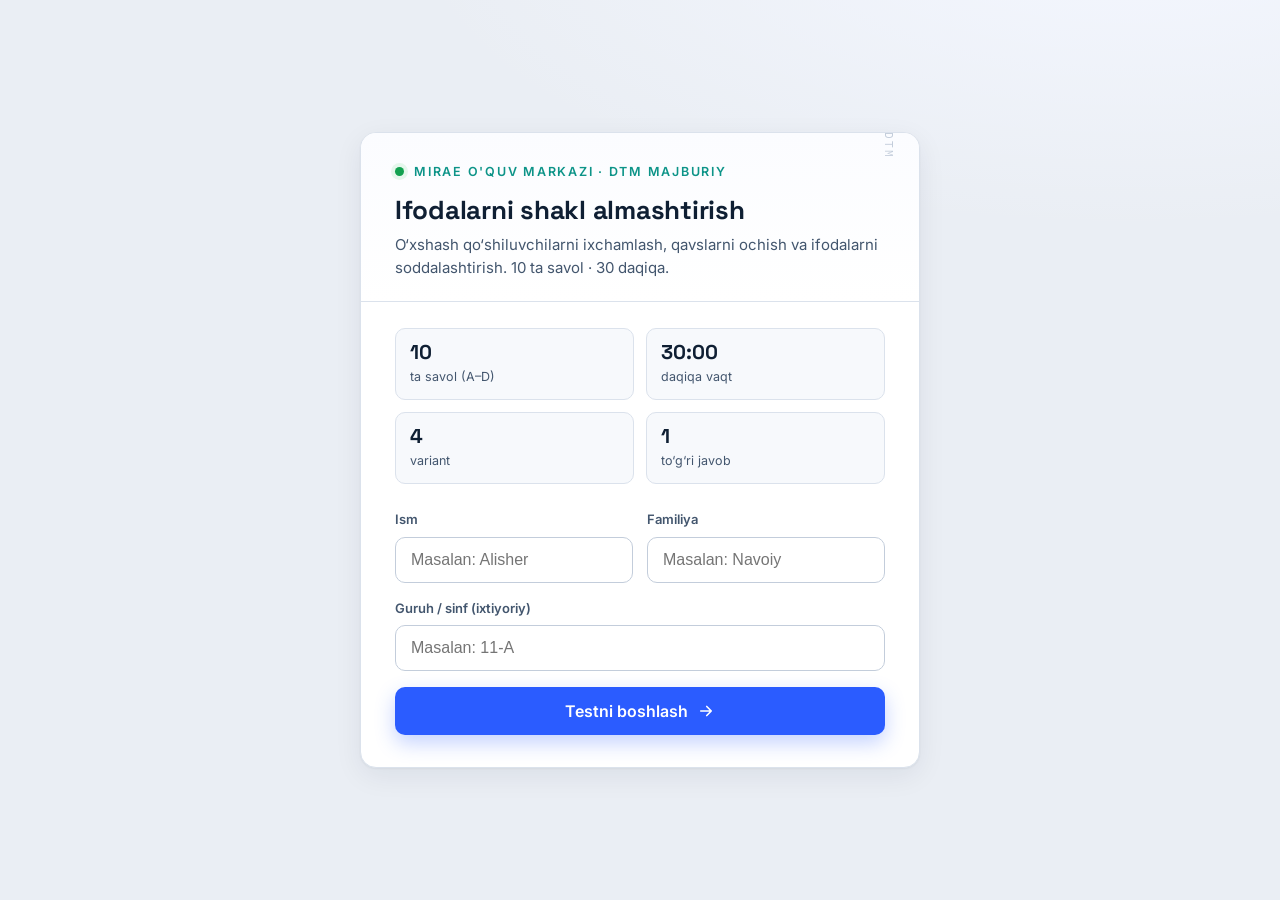
<file: tools/learning/math-original.html>
<!DOCTYPE html>
<html lang="uz">
<head>
<meta charset="UTF-8">
<meta name="viewport" content="width=device-width, initial-scale=1.0">
<title>Mirae · DTM Majburiy Matematika — Ifodalarni shakl almashtirish</title>
<link rel="preconnect" href="https://fonts.googleapis.com">
<link rel="preconnect" href="https://fonts.gstatic.com" crossorigin>
<link href="https://fonts.googleapis.com/css2?family=Inter:wght@400;500;600;700;800&family=IBM+Plex+Mono:wght@400;500;600&family=Space+Grotesk:wght@500;600;700&display=swap" rel="stylesheet">
<style>
:root{
  --canvas:#eaeef4; --panel:#ffffff; --ink:#0f1f33; --ink-soft:#43566e; --ink-faint:#8595a8;
  --line:#dbe2ec; --line-strong:#c3cddb;
  --primary:#2b5cff; --primary-ink:#1c46cc; --primary-tint:#eaf0ff;
  --code:#0d9488; --code-tint:#e6f7f5;
  --ok:#12a150; --ok-tint:#e5f7ec; --bad:#e5484d; --bad-tint:#fdecec;
  --warn:#e0900a; --flag:#f5a623;
  --radius:16px; --radius-sm:10px;
  --shadow:0 1px 2px rgba(15,31,51,.05),0 8px 28px rgba(15,31,51,.07);
  --shadow-lift:0 12px 40px rgba(15,31,51,.14);
}
*{box-sizing:border-box}
html,body{margin:0;padding:0}
body{
  background:radial-gradient(1200px 500px at 88% -8%,#f4f7ff 0,transparent 60%),var(--canvas);
  color:var(--ink); font-family:'Inter',system-ui,-apple-system,sans-serif;
  font-size:16px; line-height:1.5; -webkit-font-smoothing:antialiased; min-height:100vh;
}
.mono{font-family:'IBM Plex Mono',ui-monospace,monospace}
h1,h2,h3{font-family:'Space Grotesk','Inter',sans-serif;margin:0;letter-spacing:-.01em}
button{font-family:inherit;cursor:pointer;border:none;background:none}
button:focus-visible,input:focus-visible,[tabindex]:focus-visible{outline:3px solid var(--primary);outline-offset:2px;border-radius:6px}
.screen{display:none}
.screen.active{display:block;animation:rise .4s ease}
@keyframes rise{from{opacity:0;transform:translateY(10px)}to{opacity:1;transform:none}}
@media (prefers-reduced-motion:reduce){*{animation:none!important;transition:none!important}}

.frac{display:inline-flex;flex-direction:column;align-items:center;vertical-align:middle;margin:0 3px;font-family:'IBM Plex Mono',ui-monospace,monospace;font-weight:600;line-height:1.05;font-size:1.05em}
.frac .num,.frac .den{padding:1px 6px;text-align:center;min-width:1.2em}
.frac .bar{display:block;width:100%;height:2px;background:currentColor;border-radius:1px;margin:1px 0}
.mixed{display:inline-flex;align-items:center;gap:3px;vertical-align:middle;margin:0 2px;font-family:'IBM Plex Mono',ui-monospace,monospace;font-weight:600}
.mixed .whole{font-size:1.15em;line-height:1;padding-bottom:2px}
.mixed .frac{font-size:0.92em;margin:0}
.qbody .frac,.opt .frac,.rev-q .frac,.tagans .frac{color:var(--ink)}
.opt .frac{font-size:1.08em}
.qbody{font-size:17.5px;line-height:1.75}
.qbody p{margin:0 0 14px}

.info-wrap{min-height:100vh;display:grid;place-items:center;padding:28px 20px}
.info-card{width:min(560px,100%);background:var(--panel);border:1px solid var(--line);border-radius:var(--radius);box-shadow:var(--shadow);overflow:hidden}
.info-top{padding:30px 34px 22px;border-bottom:1px solid var(--line);position:relative;background:linear-gradient(180deg,#fbfcff,#fff)}
.brandline{display:flex;align-items:center;gap:10px;color:var(--code);font-weight:600;font-size:12.5px;letter-spacing:.14em;text-transform:uppercase;margin-bottom:14px}
.dot{width:9px;height:9px;border-radius:50%;background:var(--ok);box-shadow:0 0 0 4px var(--ok-tint);animation:pulse 2.4s infinite}
@keyframes pulse{0%,100%{opacity:1}50%{opacity:.45}}
.info-top h1{font-size:26px;line-height:1.2}
.info-top p{color:var(--ink-soft);margin:.5rem 0 0;font-size:15px}
.bitstrip{position:absolute;right:22px;top:26px;font-size:11px;color:var(--line-strong);letter-spacing:.18em;transform:rotate(90deg);transform-origin:right top}
.info-body{padding:26px 34px 32px}
.rules{display:grid;grid-template-columns:1fr 1fr;gap:12px;margin-bottom:26px}
.rule{background:#f7f9fc;border:1px solid var(--line);border-radius:var(--radius-sm);padding:12px 14px}
.rule b{display:block;font-family:'Space Grotesk';font-size:20px;line-height:1.1}
.rule span{font-size:12.5px;color:var(--ink-soft)}
.field{margin-bottom:16px}
.field label{display:block;font-size:13px;font-weight:600;color:var(--ink-soft);margin-bottom:7px}
.field input{width:100%;padding:13px 15px;border:1.5px solid var(--line-strong);border-radius:var(--radius-sm);font-size:16px;color:var(--ink);background:#fff;transition:border-color .15s,box-shadow .15s}
.field input:focus{border-color:var(--primary);box-shadow:0 0 0 4px var(--primary-tint);outline:none}
.field.two{display:grid;grid-template-columns:1fr 1fr;gap:14px}
.err{color:var(--bad);font-size:13px;margin:2px 0 10px;min-height:0}
.btn{display:inline-flex;align-items:center;justify-content:center;gap:9px;font-weight:600;font-size:16px;padding:14px 22px;border-radius:var(--radius-sm);transition:transform .14s cubic-bezier(.22,1,.36,1),box-shadow .22s ease,background .2s ease,border-color .2s ease,color .2s ease}
.btn:hover{transform:translateY(-1.5px)}
.btn:active{transform:translateY(0) scale(.985)}
.btn-primary{background:var(--primary);color:#fff;width:100%;box-shadow:0 8px 20px rgba(43,92,255,.28)}
.btn-primary:hover{background:var(--primary-ink)}
.btn-ghost{background:#fff;border:1.5px solid var(--line-strong);color:var(--ink)}
.btn-ghost:hover{border-color:var(--primary);color:var(--primary)}
.btn-ok{background:var(--ok);color:#fff}
.btn-ok:hover{filter:brightness(.95)}

.exam-head{position:sticky;top:0;z-index:40;background:rgba(255,255,255,.86);backdrop-filter:blur(12px);border-bottom:1px solid var(--line);padding:11px 22px;display:flex;align-items:center;gap:18px;flex-wrap:wrap}
.station{display:flex;align-items:center;gap:11px}
.station-badge{font-family:'Space Grotesk';font-weight:700;font-size:15px;color:var(--ink);background:#fff;border:1.5px solid var(--line-strong);border-radius:10px;padding:6px 11px;letter-spacing:.02em}
.station-badge small{display:block;font-size:9px;letter-spacing:.16em;color:var(--ink-faint);font-weight:600}
.head-title{font-size:14.5px;font-weight:700}
.head-title small{display:block;font-weight:500;color:var(--ink-faint);font-size:11.5px;letter-spacing:.04em}
.head-spacer{flex:1}
.cand{text-align:right;font-size:13px;line-height:1.25}
.cand b{font-size:14px}
.cand span{color:var(--ink-faint);font-size:11.5px}
.timer{display:flex;align-items:center;gap:9px;background:#fff;border:1.5px solid var(--line-strong);padding:8px 14px;border-radius:10px;font-family:'IBM Plex Mono';font-weight:600;font-size:18px;letter-spacing:.02em;min-width:118px;justify-content:center}
.timer svg{width:16px;height:16px}
.timer.warn{border-color:var(--warn);color:var(--warn);background:#fffaf0}
.timer.crit{border-color:var(--bad);color:var(--bad);background:var(--bad-tint);animation:blink 1s steps(2) infinite}
@keyframes blink{50%{opacity:.6}}

.exam-main{max-width:1180px;margin:0 auto;padding:22px;display:grid;grid-template-columns:minmax(200px, 230px) minmax(0, 1fr);gap:20px;align-items:start}
.palette{position:sticky;top:78px;background:var(--panel);border:1px solid var(--line);border-radius:var(--radius);box-shadow:var(--shadow);padding:14px;max-height:calc(100vh - 100px);overflow-y:auto;overflow-x:hidden;z-index:5;min-width:0;width:100%;box-sizing:border-box}
.palette h3{font-size:12px;text-transform:uppercase;letter-spacing:.12em;color:var(--ink-faint);margin-bottom:12px}
.palette-grab{display:none}
.palette-head{display:none}
.pal-close{display:none}
.pal-backdrop{position:fixed;inset:0;z-index:58;background:rgba(15,31,51,.42);opacity:0;pointer-events:none;transition:opacity .28s ease}
.pal-backdrop.show{opacity:1;pointer-events:auto}
.progress{height:7px;background:#eef2f8;border-radius:6px;overflow:hidden;margin-bottom:6px}
.progress i{display:block;height:100%;background:linear-gradient(90deg,var(--primary),#5b82ff);width:0;border-radius:6px;transition:width .35s}
.progress-lbl{font-size:12px;color:var(--ink-soft);margin-bottom:14px;display:flex;justify-content:space-between}
.pgrid{display:grid;grid-template-columns:repeat(5,1fr);gap:5px;width:100%}
.pcell{aspect-ratio:1;border-radius:7px;border:1.5px solid var(--line-strong);background:#fff;font-family:'IBM Plex Mono';font-weight:600;font-size:11px;color:var(--ink-soft);position:relative;display:grid;place-items:center;min-width:0;transition:transform .18s cubic-bezier(.34,1.56,.64,1),background .18s ease,border-color .18s ease,color .18s ease,box-shadow .18s ease}
.pcell:hover{border-color:var(--primary);color:var(--primary)}
.pcell.answered{background:var(--primary);border-color:var(--primary);color:#fff}
.pcell.current{box-shadow:0 0 0 3px var(--primary-tint);border-color:var(--primary);transform:scale(1.06)}
.pcell.flagged::after{content:"";position:absolute;top:-3px;right:-3px;width:10px;height:10px;background:var(--flag);border:2px solid #fff;border-radius:50%}
.legend{margin-top:14px;display:grid;gap:7px;font-size:12px;color:var(--ink-soft)}
.legend div{display:flex;align-items:center;gap:8px}
.sw{width:15px;height:15px;border-radius:5px;border:1.5px solid var(--line-strong);flex:none}
.sw.a{background:var(--primary);border-color:var(--primary)}
.sw.f{background:#fff;position:relative}
.sw.f::after{content:"";position:absolute;top:-3px;right:-3px;width:8px;height:8px;background:var(--flag);border:2px solid #fff;border-radius:50%}

.qcard{background:var(--panel);border:1px solid var(--line);border-radius:var(--radius);box-shadow:var(--shadow);padding:28px 30px;min-height:60vh;display:flex;flex-direction:column;min-width:0;overflow:hidden;position:relative;z-index:1}
.qtop{display:flex;align-items:center;gap:12px;margin-bottom:18px;flex-wrap:wrap}
.qnum{font-family:'Space Grotesk';font-weight:700;font-size:15px;color:var(--ink)}
.tur-tag{font-size:11.5px;font-weight:600;letter-spacing:.03em;color:var(--code);background:var(--code-tint);padding:5px 11px;border-radius:20px}
.flagbtn{margin-left:auto;font-size:13px;font-weight:600;color:var(--ink-soft);border:1.5px solid var(--line-strong);border-radius:8px;padding:7px 13px;display:flex;align-items:center;gap:7px}
.flagbtn:hover{border-color:var(--flag);color:var(--warn)}
.flagbtn.on{background:#fff8ec;border-color:var(--flag);color:var(--warn)}
.qbody{font-size:17.5px;line-height:1.75;color:var(--ink);margin-bottom:8px;word-wrap:break-word;overflow-wrap:anywhere}
.opts{display:grid;gap:12px;margin-top:20px;min-width:0;width:100%}
.opt{display:flex;align-items:center;gap:15px;text-align:left;width:100%;position:relative;background:#fff;border:1.5px solid var(--line-strong);border-radius:var(--radius-sm);padding:15px 18px;font-size:16px;color:var(--ink);transition:border-color .18s ease,background .18s ease,box-shadow .18s ease,transform .12s cubic-bezier(.22,1,.36,1)}
.opt:hover{border-color:var(--primary);background:var(--primary-tint);transform:translateY(-1px)}
.opt:active{transform:translateY(0) scale(.995)}
.opt .key{width:34px;height:34px;flex:none;border-radius:9px;border:1.5px solid var(--line-strong);display:grid;place-items:center;font-family:'Space Grotesk';font-weight:700;font-size:15px;color:var(--ink-soft);transition:.18s cubic-bezier(.22,1,.36,1)}
.opt.sel{border-color:var(--primary);background:var(--primary-tint);box-shadow:0 0 0 1px var(--primary),0 6px 18px rgba(43,92,255,.14)}
.opt.sel .key{background:var(--primary);border-color:var(--primary);color:#fff;transform:scale(1.05)}
.opt .otxt{flex:1;display:flex;align-items:center;gap:4px;flex-wrap:wrap;font-weight:500}
.opt .check{margin-left:auto;width:24px;height:24px;flex:none;border-radius:50%;border:2px solid var(--line-strong);display:grid;place-items:center;color:#fff;opacity:0;transform:scale(.5);transition:.22s cubic-bezier(.34,1.56,.64,1)}
.opt .check svg{width:13px;height:13px;stroke-dasharray:20;stroke-dashoffset:20;transition:stroke-dashoffset .3s .05s ease}
.opt.sel .check{opacity:1;transform:scale(1);background:var(--primary);border-color:var(--primary)}
.opt.sel .check svg{stroke-dashoffset:0}
.opt.correct{border-color:var(--ok)!important;background:var(--ok-tint)!important;box-shadow:0 0 0 1px var(--ok)}
.opt.correct .key{background:var(--ok)!important;border-color:var(--ok)!important;color:#fff}
.opt.correct .check{opacity:1;transform:scale(1);background:var(--ok);border-color:var(--ok)}
.opt.wrong{border-color:var(--bad)!important;background:var(--bad-tint)!important;box-shadow:0 0 0 1px var(--bad)}
.opt.wrong .key{background:var(--bad)!important;border-color:var(--bad)!important;color:#fff}
.opt.wrong .check{opacity:1;transform:scale(1);background:var(--bad);border-color:var(--bad)}
.opt.locked{pointer-events:none;cursor:default}
.feedback-box{margin-top:14px;padding:12px 14px;border-radius:10px;font-size:14px;line-height:1.5;display:none}
.feedback-box.show{display:block}
.feedback-box.ok{background:var(--ok-tint);color:var(--ok);border:1px solid #b7e4c7}
.feedback-box.bad{background:var(--bad-tint);color:var(--bad);border:1px solid #f5c2c7}
@keyframes pop{0%{transform:scale(1)}45%{transform:scale(1.22)}100%{transform:scale(1)}}
.pcell.pop{animation:pop .32s cubic-bezier(.34,1.56,.64,1)}

.qnav{margin-top:auto;padding-top:24px;display:flex;gap:12px;align-items:center}
.qnav .btn{padding:12px 20px}
.qnav .spacer{flex:1}

.result-wrap{max-width:900px;margin:0 auto;padding:34px 22px 70px}
.res-hero{background:var(--panel);border:1px solid var(--line);border-radius:var(--radius);box-shadow:var(--shadow);padding:34px;display:grid;grid-template-columns:auto 1fr;gap:30px;align-items:center;margin-bottom:22px}
.ring{--p:0;width:150px;height:150px;border-radius:50%;flex:none;display:grid;place-items:center;background:conic-gradient(var(--ring-c) calc(var(--p)*1%),#eef2f8 0)}
.ring .inner{width:118px;height:118px;border-radius:50%;background:#fff;display:grid;place-items:center;text-align:center}
.ring .pct{font-family:'Space Grotesk';font-weight:700;font-size:34px;line-height:1}
.ring .pl{font-size:11px;color:var(--ink-faint);letter-spacing:.1em;text-transform:uppercase}
.res-meta h2{font-size:26px;margin-bottom:4px}
.res-meta .sub{color:var(--ink-soft);margin-bottom:16px}
.res-stats{display:grid;grid-template-columns:repeat(4,1fr);gap:12px}
.stat{background:#f7f9fc;border:1px solid var(--line);border-radius:12px;padding:12px 14px}
.stat b{display:block;font-family:'Space Grotesk';font-size:22px}
.stat span{font-size:12px;color:var(--ink-soft)}
.baho{display:inline-block;font-weight:700;padding:5px 14px;border-radius:20px;font-size:14px;margin-top:2px}

.tahlil-head{display:flex;align-items:center;gap:14px;margin:26px 4px 14px;flex-wrap:wrap}
.tahlil-head h3{font-size:19px}
.filters{margin-left:auto;display:flex;gap:8px}
.filters button{font-size:13px;font-weight:600;color:var(--ink-soft);border:1.5px solid var(--line-strong);border-radius:20px;padding:7px 15px}
.filters button.on{background:var(--ink);color:#fff;border-color:var(--ink)}
.review{display:grid;gap:12px}
.rev{background:var(--panel);border:1px solid var(--line);border-left:5px solid var(--line);border-radius:12px;padding:16px 18px;box-shadow:var(--shadow)}
.rev.correct{border-left-color:var(--ok)}
.rev.wrong{border-left-color:var(--bad)}
.rev.skipped{border-left-color:var(--ink-faint)}
.rev-top{display:flex;align-items:center;gap:10px;margin-bottom:9px;flex-wrap:wrap}
.rev-n{font-family:'Space Grotesk';font-weight:700;font-size:14px}
.rev-badge{font-size:11.5px;font-weight:700;padding:4px 10px;border-radius:16px}
.rev-badge.c{background:var(--ok-tint);color:var(--ok)}
.rev-badge.w{background:var(--bad-tint);color:var(--bad)}
.rev-badge.s{background:#eef2f8;color:var(--ink-soft)}
.rev-q{font-size:15px;color:var(--ink);margin-bottom:10px;line-height:1.65}
.rev-ans{display:flex;flex-wrap:wrap;gap:8px;margin-bottom:10px;font-size:13.5px}
.tagans{padding:5px 11px;border-radius:8px;font-weight:600;display:inline-flex;align-items:center;gap:4px}
.tagans.you{background:#f1f4f9;color:var(--ink-soft)}
.tagans.you.bad{background:var(--bad-tint);color:var(--bad)}
.tagans.right{background:var(--ok-tint);color:var(--ok)}
.rev-exp{font-size:13.5px;color:var(--ink-soft);background:#f7f9fc;border-radius:10px;padding:11px 13px;line-height:1.55}
.rev-exp b{color:var(--ink)}

.modal{position:fixed;inset:0;z-index:80;background:rgba(15,31,51,.4);display:none;place-items:center;padding:20px;backdrop-filter:blur(3px)}
.modal.show{display:grid;animation:rise .25s ease}
.modal-card{background:#fff;border-radius:var(--radius);box-shadow:var(--shadow-lift);padding:28px;width:min(440px,100%);text-align:center}
.modal-card h3{font-size:21px;margin-bottom:8px}
.modal-card p{color:var(--ink-soft);margin-bottom:22px}
.modal-card .row{display:flex;gap:12px}
.modal-card .row .btn{flex:1}
.warn-num{color:var(--warn);font-weight:700}

.palette-toggle{display:none}
@media(max-width:860px){
  .exam-main{grid-template-columns:1fr;padding:14px}
  .palette{position:fixed;left:0;right:0;bottom:0;top:auto;border-radius:22px 22px 0 0;max-height:76vh;overflow:auto;transform:translateY(105%);transition:transform .34s cubic-bezier(.22,1,.36,1);z-index:60;box-shadow:var(--shadow-lift);padding-top:6px}
  .palette.open{transform:none}
  .palette .palette-grab{display:block;width:44px;height:5px;border-radius:3px;background:var(--line-strong);margin:8px auto 4px;cursor:grab}
  .palette .palette-head{display:flex;align-items:center;justify-content:space-between;position:sticky;top:0;background:var(--panel);padding-bottom:8px;z-index:2}
  .palette .palette-head h3{margin:0}
  .palette .pal-close{display:grid;place-items:center;width:34px;height:34px;border-radius:9px;border:1.5px solid var(--line-strong);color:var(--ink-soft);background:#fff}
  .palette .pal-close:active{transform:scale(.92)}
  .palette-toggle{display:flex;position:fixed;bottom:16px;right:16px;z-index:55;background:var(--ink);color:#fff;border-radius:50px;padding:13px 20px;font-weight:600;font-size:14px;gap:9px;box-shadow:var(--shadow-lift);transition:transform .2s,opacity .2s}
  .palette-toggle:active{transform:scale(.95)}
  .pgrid{grid-template-columns:repeat(5,1fr)}
  .res-hero{grid-template-columns:1fr;text-align:center;justify-items:center}
  .res-stats{grid-template-columns:repeat(2,1fr);width:100%}
  .rules{grid-template-columns:1fr 1fr}
  .cand{display:none}
}
@media(max-width:520px){
  .qcard{padding:20px 17px}.info-body,.info-top{padding-left:22px;padding-right:22px}
  .field.two{grid-template-columns:1fr}.pgrid{grid-template-columns:repeat(5,1fr)}
  .head-title small{display:none}
}
</style>
</head>
<body>

<section id="screen-info" class="screen active">
  <div class="info-wrap">
    <div class="info-card">
      <div class="info-top">
        <div class="bitstrip mono">DTM</div>
        <div class="brandline"><span class="dot"></span> Mirae o'quv markazi · DTM majburiy</div>
        <h1>Ifodalarni shakl almashtirish</h1>
        <p>O‘xshash qo‘shiluvchilarni ixchamlash, qavslarni ochish va ifodalarni soddalashtirish. 10 ta savol · 30 daqiqa.</p>
      </div>
      <div class="info-body">
        <div class="rules">
          <div class="rule"><b>10</b><span>ta savol (A–D)</span></div>
          <div class="rule"><b>30:00</b><span>daqiqa vaqt</span></div>
          <div class="rule"><b>4</b><span>variant</span></div>
          <div class="rule"><b>1</b><span>to‘g‘ri javob</span></div>
        </div>
        <div class="field two">
          <div>
            <label for="in-name">Ism</label>
            <input id="in-name" type="text" autocomplete="given-name" placeholder="Masalan: Alisher">
          </div>
          <div>
            <label for="in-sur">Familiya</label>
            <input id="in-sur" type="text" autocomplete="family-name" placeholder="Masalan: Navoiy">
          </div>
        </div>
        <div class="field">
          <label for="in-group">Guruh / sinf (ixtiyoriy)</label>
          <input id="in-group" type="text" placeholder="Masalan: 11-A">
        </div>
        <div class="err" id="info-err"></div>
        <button class="btn btn-primary" id="start-btn">
          Testni boshlash
          <svg width="18" height="18" viewBox="0 0 24 24" fill="none"><path d="M5 12h14M13 6l6 6-6 6" stroke="currentColor" stroke-width="2.2" stroke-linecap="round" stroke-linejoin="round"/></svg>
        </button>
      </div>
    </div>
  </div>
</section>

<section id="screen-exam" class="screen">
  <header class="exam-head">
    <div class="station">
      <div class="station-badge"><small>STANSIYA</small><span id="station-no">158</span></div>
    </div>
    <div class="head-title">Mirae · DTM Majburiy<small>Ifodalarni shakl almashtirish · 10 savol</small></div>
    <div class="head-spacer"></div>
    <div class="cand"><b id="cand-name">—</b><br><span id="cand-group"></span></div>
    <div class="timer" id="timer">
      <svg viewBox="0 0 24 24" fill="none"><circle cx="12" cy="13" r="8" stroke="currentColor" stroke-width="2"/><path d="M12 9v4l2.5 2M9 2h6" stroke="currentColor" stroke-width="2" stroke-linecap="round"/></svg>
      <span id="timer-txt">30:00</span>
    </div>
    <button class="btn btn-ok" id="finish-btn">Yakunlash</button>
  </header>

  <div class="exam-main">
    <aside class="palette" id="palette">
      <div class="palette-grab" id="pal-grab"></div>
      <div class="palette-head">
        <h3>Savollar xaritasi</h3>
        <button class="pal-close" id="pal-close" aria-label="Xaritani yopish">
          <svg width="16" height="16" viewBox="0 0 24 24" fill="none"><path d="M6 6l12 12M18 6L6 18" stroke="currentColor" stroke-width="2.2" stroke-linecap="round"/></svg>
        </button>
      </div>
      <div class="progress"><i id="prog-bar"></i></div>
      <div class="progress-lbl"><span id="prog-answered">0 ta belgilandi</span><span id="prog-total"></span></div>
      <div class="pgrid" id="pgrid"></div>
      <div class="legend">
        <div><span class="sw a"></span> Javob belgilangan</div>
        <div><span class="sw"></span> Belgilanmagan</div>
        <div><span class="sw f"></span> Keyinroq qaytish</div>
      </div>
    </aside>

    <main class="qcard">
      <div class="qtop">
        <span class="qnum" id="q-num">1-savol</span>
        <span class="tur-tag" id="q-tur">Ifodalar</span>
        <button class="flagbtn" id="flag-btn">
          <svg width="15" height="15" viewBox="0 0 24 24" fill="none"><path d="M5 21V4m0 0h11l-2 4 2 4H5" stroke="currentColor" stroke-width="2" stroke-linecap="round" stroke-linejoin="round"/></svg>
          Belgilab qo‘yish
        </button>
      </div>
      <div class="qbody" id="q-body"></div>
      <div class="opts" id="q-opts"></div>
      <div class="qnav">
        <button class="btn btn-ghost" id="prev-btn">← Oldingi</button>
        <div class="spacer"></div>
        <button class="btn btn-primary" id="next-btn" style="width:auto">Keyingi →</button>
      </div>
    </main>
  </div>

  <div class="pal-backdrop" id="pal-backdrop"></div>
  <button class="palette-toggle" id="pal-toggle">
    <svg width="16" height="16" viewBox="0 0 24 24" fill="none"><path d="M4 6h16M4 12h16M4 18h16" stroke="currentColor" stroke-width="2" stroke-linecap="round"/></svg>
    Xarita
  </button>
</section>

<section id="screen-result" class="screen">
  <div class="result-wrap">
    <div class="res-hero">
      <div class="ring" id="res-ring"><div class="inner"><div><div class="pct" id="res-pct">0%</div><div class="pl">natija</div></div></div></div>
      <div class="res-meta">
        <h2 id="res-title">Test yakunlandi</h2>
        <div class="sub" id="res-sub">—</div>
        <span class="baho" id="res-baho">—</span>
        <div class="res-stats" style="margin-top:16px">
          <div class="stat"><b id="s-correct">0</b><span>To‘g‘ri</span></div>
          <div class="stat"><b id="s-wrong">0</b><span>Xato</span></div>
          <div class="stat"><b id="s-skip">0</b><span>Belgilanmagan</span></div>
          <div class="stat"><b id="s-time">0:00</b><span>Sarflangan vaqt</span></div>
        </div>
      </div>
    </div>

    <div class="tahlil-head">
      <h3>Natijalar tahlili</h3>
      <div class="filters">
        <button class="on" data-f="all">Barchasi</button>
        <button data-f="wrong">Faqat xatolar</button>
        <button data-f="correct">To‘g‘rilari</button>
      </div>
    </div>
    <div class="review" id="review"></div>

    <div style="margin-top:28px;display:flex;gap:12px;flex-wrap:wrap">
      <button class="btn btn-primary" id="restart-btn" style="width:auto">Yangi test topshirish</button>
      <button class="btn btn-ghost" id="print-btn">Natijani chop etish</button>
    </div>
  </div>
</section>

<div class="modal" id="finish-modal">
  <div class="modal-card">
    <h3>Testni yakunlaysizmi?</h3>
    <p id="finish-modal-txt">Javob belgilanmagan savollar bor.</p>
    <div class="row">
      <button class="btn btn-ghost" id="fm-cancel">Davom etish</button>
      <button class="btn btn-ok" id="fm-confirm">Ha, yakunlash</button>
    </div>
  </div>
</div>

<script>
function fracHTML(num, den){
  return `<span class="frac"><span class="num">${num}</span><span class="bar"></span><span class="den">${den}</span></span>`;
}
function mixedHTML(whole, num, den){
  return `<span class="mixed"><span class="whole">${whole}</span>${fracHTML(num, den)}</span>`;
}
function renderMath(text){
  if(!text) return '';
  let s = String(text);
  s = s.replace(/(\d+)\s+(\d+)\/(\d+)/g, (_,w,n,d) => mixedHTML(w,n,d));
  s = s.replace(/(\d+)\/(\d+)/g, (_,n,d) => fracHTML(n,d));
  return s;
}

const BANK = [
  // 1. O'xshash qo'shiluvchilarni ixchamlash
  {id:1, prompt:"5a + 27a − a ifodasini ixchamlang.", options:[{label:"A",text:"31a"},{label:"B",text:"32a"},{label:"C",text:"33a"},{label:"D",text:"30a"}], correct:"A", explain:"5a + 27a − a = (5+27−1)a = 31a."},
  {id:2, prompt:"12b − 17b − b ifodasini ixchamlang.", options:[{label:"A",text:"−6b"},{label:"B",text:"−5b"},{label:"C",text:"6b"},{label:"D",text:"−29b"}], correct:"A", explain:"12b − 17b − b = (12−17−1)b = −6b."},
  {id:3, prompt:"6x − 14 − 13x + 26 ifodasini ixchamlang.", options:[{label:"A",text:"−7x + 12"},{label:"B",text:"−7x − 12"},{label:"C",text:"7x + 12"},{label:"D",text:"−19x + 40"}], correct:"A", explain:"(6x − 13x) + (−14 + 26) = −7x + 12."},
  {id:4, prompt:"8y − y + 17 − 10y ifodasini ixchamlang.", options:[{label:"A",text:"−3y + 17"},{label:"B",text:"−2y + 17"},{label:"C",text:"3y + 17"},{label:"D",text:"−19y + 17"}], correct:"A", explain:"(8y − y − 10y) + 17 = −3y + 17."},
  {id:5, prompt:"13a + 2a − 2a − b ifodasini ixchamlang.", options:[{label:"A",text:"13a − b"},{label:"B",text:"15a − b"},{label:"C",text:"13a + b"},{label:"D",text:"11a − b"}], correct:"A", explain:"13a + 2a − 2a − b = 13a − b."},
  {id:6, prompt:"−5,1a − 4b − 4,9a + b ifodasini ixchamlang.", options:[{label:"A",text:"−10a − 3b"},{label:"B",text:"−10a − 5b"},{label:"C",text:"−0,2a − 3b"},{label:"D",text:"10a − 3b"}], correct:"A", explain:"(−5,1a − 4,9a) + (−4b + b) = −10a − 3b."},
  {id:7, prompt:"41x − 58x + 6y − y ifodasini ixchamlang.", options:[{label:"A",text:"−17x + 5y"},{label:"B",text:"−17x − 5y"},{label:"C",text:"17x + 5y"},{label:"D",text:"−99x + 5y"}], correct:"A", explain:"(41x − 58x) + (6y − y) = −17x + 5y."},
  {id:8, prompt:"7,5x + y − 8,5x − 3,5y ifodasini ixchamlang.", options:[{label:"A",text:"−x − 2,5y"},{label:"B",text:"−x + 2,5y"},{label:"C",text:"x − 2,5y"},{label:"D",text:"−16x − 2,5y"}], correct:"A", explain:"(7,5x − 8,5x) + (y − 3,5y) = −x − 2,5y."},
  {id:9, prompt:"8x − 6y − 7x − 2y ifodasini ixchamlang.", options:[{label:"A",text:"x − 8y"},{label:"B",text:"x + 8y"},{label:"C",text:"15x − 8y"},{label:"D",text:"−x − 8y"}], correct:"A", explain:"(8x − 7x) + (−6y − 2y) = x − 8y."},
  {id:10, prompt:"3,5b − 2,4c − 0,6c − 0,7b ifodasini ixchamlang.", options:[{label:"A",text:"2,8b − 3c"},{label:"B",text:"2,8b − 1,8c"},{label:"C",text:"4,2b − 3c"},{label:"D",text:"2,8b + 3c"}], correct:"A", explain:"(3,5b − 0,7b) + (−2,4c − 0,6c) = 2,8b − 3c."},

  // 2. Qavslarni ochish
  {id:11, prompt:"x + (b + c + d − m) ifodasida qavslarni oching.", options:[{label:"A",text:"x + b + c + d − m"},{label:"B",text:"x − b − c − d + m"},{label:"C",text:"x + b − c − d − m"},{label:"D",text:"−x + b + c + d − m"}], correct:"A", explain:"Oldida musbat ishora bo‘lsa, qavs ichidagi ishoralar o‘zgarmaydi."},
  {id:12, prompt:"x − (b − c − d) ifodasida qavslarni oching.", options:[{label:"A",text:"x − b + c + d"},{label:"B",text:"x − b − c − d"},{label:"C",text:"x + b − c − d"},{label:"D",text:"−x − b + c + d"}], correct:"A", explain:"Oldida manfiy ishora: barcha ishoralar o‘zgaradi."},
  {id:13, prompt:"x + y − (b + c − m) ifodasida qavslarni oching.", options:[{label:"A",text:"x + y − b − c + m"},{label:"B",text:"x + y − b − c − m"},{label:"C",text:"x + y + b + c − m"},{label:"D",text:"x − y − b − c + m"}], correct:"A", explain:"Manfiy ishora oldida: ishoralar o‘zgaradi."},
  {id:14, prompt:"x + (a − b) − (c + d) ifodasida qavslarni oching.", options:[{label:"A",text:"x + a − b − c − d"},{label:"B",text:"x + a − b + c + d"},{label:"C",text:"x − a + b − c − d"},{label:"D",text:"x + a + b − c − d"}], correct:"A", explain:"Birinchi qavs musbat, ikkinchisi manfiy."},
  {id:15, prompt:"m − (a − k − b) ifodasida qavslarni oching.", options:[{label:"A",text:"m − a + k + b"},{label:"B",text:"m − a − k − b"},{label:"C",text:"m + a − k − b"},{label:"D",text:"−m − a + k + b"}], correct:"A", explain:"Manfiy ishora: ishoralar o‘zgaradi."},
  {id:16, prompt:"x + a + (m − 2) ifodasida qavslarni oching.", options:[{label:"A",text:"x + a + m − 2"},{label:"B",text:"x + a − m + 2"},{label:"C",text:"x − a + m − 2"},{label:"D",text:"x + a + m + 2"}], correct:"A", explain:"Musbat ishora: ishoralar saqlanadi."},
  {id:17, prompt:"m − (a − k − b) ifodasida qavslarni oching.", options:[{label:"A",text:"m − a + k + b"},{label:"B",text:"m − a − k − b"},{label:"C",text:"m + a + k + b"},{label:"D",text:"−m + a − k − b"}], correct:"A", explain:"Manfiy ishora oldida ishoralar o‘zgaradi."},
  {id:18, prompt:"a − (b − c) + (m + n) ifodasida qavslarni oching.", options:[{label:"A",text:"a − b + c + m + n"},{label:"B",text:"a − b − c + m + n"},{label:"C",text:"a + b − c + m + n"},{label:"D",text:"a − b + c − m − n"}], correct:"A", explain:"Birinchi qavs manfiy, ikkinchisi musbat."},
  {id:19, prompt:"(x − y) − (a − k) ifodasida qavslarni oching.", options:[{label:"A",text:"x − y − a + k"},{label:"B",text:"x − y − a − k"},{label:"C",text:"x + y − a + k"},{label:"D",text:"−x + y − a + k"}], correct:"A", explain:"Ikkinchi qavs oldida manfiy."},
  {id:20, prompt:"−(m − n + 5) ifodasida qavslarni oching.", options:[{label:"A",text:"−m + n − 5"},{label:"B",text:"−m − n − 5"},{label:"C",text:"m − n + 5"},{label:"D",text:"−m + n + 5"}], correct:"A", explain:"Oldida manfiy ishora: barcha ishoralar o‘zgaradi."},

  // 3. Ifodani soddalashtirish
  {id:21, prompt:"5 − (a − 3) ifodasini soddalashtiring.", options:[{label:"A",text:"8 − a"},{label:"B",text:"2 − a"},{label:"C",text:"5 − a − 3"},{label:"D",text:"a − 8"}], correct:"A", explain:"5 − a + 3 = 8 − a."},
  {id:22, prompt:"7 + (12 − 2b) ifodasini soddalashtiring.", options:[{label:"A",text:"19 − 2b"},{label:"B",text:"19 + 2b"},{label:"C",text:"−5 − 2b"},{label:"D",text:"5 − 2b"}], correct:"A", explain:"7 + 12 − 2b = 19 − 2b."},
  {id:23, prompt:"64 − (14 + 7x) ifodasini soddalashtiring.", options:[{label:"A",text:"50 − 7x"},{label:"B",text:"50 + 7x"},{label:"C",text:"78 − 7x"},{label:"D",text:"−50 − 7x"}], correct:"A", explain:"64 − 14 − 7x = 50 − 7x."},
  {id:24, prompt:"38 + (12 − 8p) ifodasini soddalashtiring.", options:[{label:"A",text:"50 − 8p"},{label:"B",text:"50 + 8p"},{label:"C",text:"26 − 8p"},{label:"D",text:"−50 − 8p"}], correct:"A", explain:"38 + 12 − 8p = 50 − 8p."},
  {id:25, prompt:"x + (2x + 0,5) ifodasini soddalashtiring.", options:[{label:"A",text:"3x + 0,5"},{label:"B",text:"3x − 0,5"},{label:"C",text:"x + 2,5"},{label:"D",text:"2x + 0,5"}], correct:"A", explain:"x + 2x + 0,5 = 3x + 0,5."},
  {id:26, prompt:"3x − (x − 2) ifodasini soddalashtiring.", options:[{label:"A",text:"2x + 2"},{label:"B",text:"2x − 2"},{label:"C",text:"4x − 2"},{label:"D",text:"−2x + 2"}], correct:"A", explain:"3x − x + 2 = 2x + 2."},
  {id:27, prompt:"4a − (a − 6) ifodasini soddalashtiring.", options:[{label:"A",text:"3a + 6"},{label:"B",text:"3a − 6"},{label:"C",text:"5a − 6"},{label:"D",text:"−3a + 6"}], correct:"A", explain:"4a − a + 6 = 3a + 6."},
  {id:28, prompt:"60 + (10 − 4,5b) ifodasini soddalashtiring.", options:[{label:"A",text:"70 − 4,5b"},{label:"B",text:"70 + 4,5b"},{label:"C",text:"50 − 4,5b"},{label:"D",text:"−70 − 4,5b"}], correct:"A", explain:"60 + 10 − 4,5b = 70 − 4,5b."},
  {id:29, prompt:"(5x − 1) − (2 − 8x) ifodasini soddalashtiring.", options:[{label:"A",text:"13x − 3"},{label:"B",text:"3x − 3"},{label:"C",text:"13x + 3"},{label:"D",text:"7x − 3"}], correct:"A", explain:"5x − 1 − 2 + 8x = 13x − 3."},
  {id:30, prompt:"(6 − 2x) + (15 − 3x) ifodasini soddalashtiring.", options:[{label:"A",text:"21 − 5x"},{label:"B",text:"21 + 5x"},{label:"C",text:"9 − 5x"},{label:"D",text:"−21 − 5x"}], correct:"A", explain:"6 − 2x + 15 − 3x = 21 − 5x."},

  // 4. Qavslarni ochib, o'xshashlarni ixchamlash
  {id:31, prompt:"(5x − 1) − (2 − 8x) ifodasini soddalashtiring.", options:[{label:"A",text:"13x − 3"},{label:"B",text:"3x − 3"},{label:"C",text:"7x − 1"},{label:"D",text:"13x + 1"}], correct:"A", explain:"5x − 1 − 2 + 8x = 13x − 3."},
  {id:32, prompt:"(6 − 2x) + (15 − 3x) ifodasini soddalashtiring.", options:[{label:"A",text:"21 − 5x"},{label:"B",text:"9 − 5x"},{label:"C",text:"21 + 5x"},{label:"D",text:"−21 − 5x"}], correct:"A", explain:"6+15 −2x−3x = 21 − 5x."},
  {id:33, prompt:"12 − 7x − (1 − 3x) ifodasini soddalashtiring.", options:[{label:"A",text:"11 − 4x"},{label:"B",text:"13 − 4x"},{label:"C",text:"11 − 10x"},{label:"D",text:"−11 − 4x"}], correct:"A", explain:"12 − 7x − 1 + 3x = 11 − 4x."},
  {id:34, prompt:"37 − (x − 16) + (1x − 53) ifodasini soddalashtiring.", options:[{label:"A",text:"−x"},{label:"B",text:"x"},{label:"C",text:"106 − x"},{label:"D",text:"−106 + x"}], correct:"A", explain:"37 − x + 16 + x − 53 = 0."},
  {id:35, prompt:"(x − 1) + (12 − 7,5x) ifodasini soddalashtiring.", options:[{label:"A",text:"11 − 6,5x"},{label:"B",text:"13 − 6,5x"},{label:"C",text:"11 + 6,5x"},{label:"D",text:"−11 − 6,5x"}], correct:"A", explain:"x − 1 + 12 − 7,5x = 11 − 6,5x."},
  {id:36, prompt:"(2p + 1,9) − (7 − p) ifodasini soddalashtiring.", options:[{label:"A",text:"3p − 5,1"},{label:"B",text:"3p + 5,1"},{label:"C",text:"p − 5,1"},{label:"D",text:"−3p − 5,1"}], correct:"A", explain:"2p + 1,9 − 7 + p = 3p − 5,1."},
  {id:37, prompt:"3 − (0,4a) − (10 − 0,8a) ifodasini soddalashtiring.", options:[{label:"A",text:"−7 + 0,4a"},{label:"B",text:"−7 − 0,4a"},{label:"C",text:"13 − 0,4a"},{label:"D",text:"7 + 0,4a"}], correct:"A", explain:"3 − 0,4a − 10 + 0,8a = −7 + 0,4a."},
  {id:38, prompt:"4b − (4 − 2b) + (3b − 1) ifodasini soddalashtiring.", options:[{label:"A",text:"9b − 5"},{label:"B",text:"5b − 5"},{label:"C",text:"9b + 5"},{label:"D",text:"−9b − 5"}], correct:"A", explain:"4b − 4 + 2b + 3b − 1 = 9b − 5."},
  {id:39, prompt:"y − (y + 4) + (y − 4) ifodasini soddalashtiring.", options:[{label:"A",text:"y − 8"},{label:"B",text:"y"},{label:"C",text:"−y − 8"},{label:"D",text:"3y − 8"}], correct:"A", explain:"y − y − 4 + y − 4 = y − 8."},
  {id:40, prompt:"4x − (1 − 2x) + (2x − 7) ifodasini soddalashtiring.", options:[{label:"A",text:"8x − 8"},{label:"B",text:"6x − 8"},{label:"C",text:"8x + 8"},{label:"D",text:"−8x − 8"}], correct:"A", explain:"4x − 1 + 2x + 2x − 7 = 8x − 8."},

  // 5. Qiymat topish
  {id:41, prompt:"(5x − 1) − (2 − 8x) ifodasini soddalashtiring va x = 0,75 da qiymatini toping.", options:[{label:"A",text:"6,75"},{label:"B",text:"5,75"},{label:"C",text:"7,75"},{label:"D",text:"6,25"}], correct:"A", explain:"13x − 3; 13×0,75 − 3 = 9,75 − 3 = 6,75."},
  {id:42, prompt:"(6 − 2x) + (15 − 3x) ifodasini soddalashtiring va x = −0,2 da qiymatini toping.", options:[{label:"A",text:"22"},{label:"B",text:"20"},{label:"C",text:"21"},{label:"D",text:"19"}], correct:"A", explain:"21 − 5x; 21 − 5(−0,2) = 21 + 1 = 22."},
  {id:43, prompt:"12 − 7x − (1 − 3x) ifodasini soddalashtiring va x = −1,7 da qiymatini toping.", options:[{label:"A",text:"17,8"},{label:"B",text:"15,8"},{label:"C",text:"4,2"},{label:"D",text:"−17,8"}], correct:"A", explain:"11 − 4x; 11 − 4(−1,7) = 11 + 6,8 = 17,8."},
  {id:44, prompt:"37 − (x − 16) + (x − 53) ifodasini soddalashtiring va x = −0,03 da qiymatini toping.", options:[{label:"A",text:"0"},{label:"B",text:"−0,03"},{label:"C",text:"0,03"},{label:"D",text:"53"}], correct:"A", explain:"Ifoda doim 0 ga teng."},
  {id:45, prompt:"(x − 1) + (12 − 7,5x) ifodasini soddalashtiring va x = 2 da qiymatini toping.", options:[{label:"A",text:"−2"},{label:"B",text:"2"},{label:"C",text:"11"},{label:"D",text:"−11"}], correct:"A", explain:"11 − 6,5x; 11 − 6,5×2 = 11 − 13 = −2."},

  // 6. Yana soddalashtirish
  {id:46, prompt:"(x − 1) + (12 − 7,5x) ifodasini soddalashtiring.", options:[{label:"A",text:"11 − 6,5x"},{label:"B",text:"13 − 6,5x"},{label:"C",text:"11 + 6,5x"},{label:"D",text:"−11 − 6,5x"}], correct:"A", explain:"x − 1 + 12 − 7,5x = 11 − 6,5x."},
  {id:47, prompt:"(2p + 1,9) − (7 − p) ifodasini soddalashtiring.", options:[{label:"A",text:"3p − 5,1"},{label:"B",text:"p − 5,1"},{label:"C",text:"3p + 5,1"},{label:"D",text:"−3p − 5,1"}], correct:"A", explain:"2p + 1,9 − 7 + p = 3p − 5,1."},
  {id:48, prompt:"3 − (0,4a) − (10 − 0,8a) ifodasini soddalashtiring.", options:[{label:"A",text:"−7 + 0,4a"},{label:"B",text:"−7 − 0,4a"},{label:"C",text:"13 + 0,4a"},{label:"D",text:"7 − 0,4a"}], correct:"A", explain:"3 − 0,4a − 10 + 0,8a = −7 + 0,4a."},
  {id:49, prompt:"4b − (4 − 2b) + (3b − 1) ifodasini soddalashtiring.", options:[{label:"A",text:"9b − 5"},{label:"B",text:"5b − 5"},{label:"C",text:"9b + 5"},{label:"D",text:"−5b − 5"}], correct:"A", explain:"4b − 4 + 2b + 3b − 1 = 9b − 5."},
  {id:50, prompt:"y − (y + 4) + (y − 4) ifodasini soddalashtiring.", options:[{label:"A",text:"y − 8"},{label:"B",text:"y"},{label:"C",text:"−y"},{label:"D",text:"3y − 8"}], correct:"A", explain:"y − y − 4 + y − 4 = y − 8."},

  // 7. Maxsus
  {id:51, prompt:"a ning istalgan qiymatida ham 3(a + 2) − 3a ifodasining qiymati nechaga teng?", options:[{label:"A",text:"6"},{label:"B",text:"0"},{label:"C",text:"3"},{label:"D",text:"2"}], correct:"A", explain:"3a + 6 − 3a = 6. Doim 6."},
  {id:52, prompt:"5(x − 2) − 5x ifodasining qiymati qanday?", options:[{label:"A",text:"−10"},{label:"B",text:"10"},{label:"C",text:"0"},{label:"D",text:"5"}], correct:"A", explain:"5x − 10 − 5x = −10."},
  {id:53, prompt:"2(3x + 4) − 6x ifodasining qiymati qanday?", options:[{label:"A",text:"8"},{label:"B",text:"−8"},{label:"C",text:"0"},{label:"D",text:"4"}], correct:"A", explain:"6x + 8 − 6x = 8."},
  {id:54, prompt:"4(y − 1) − 4y ifodasining qiymati qanday?", options:[{label:"A",text:"−4"},{label:"B",text:"4"},{label:"C",text:"0"},{label:"D",text:"−1"}], correct:"A", explain:"4y − 4 − 4y = −4."},
  {id:55, prompt:"7(2 − x) + 7x ifodasining qiymati qanday?", options:[{label:"A",text:"14"},{label:"B",text:"−14"},{label:"C",text:"0"},{label:"D",text:"7"}], correct:"A", explain:"14 − 7x + 7x = 14."},

  // Ko'proq ixchamlash
  {id:56, prompt:"2a + 5b − 3a + 7b ifodasini ixchamlang.", options:[{label:"A",text:"−a + 12b"},{label:"B",text:"5a + 12b"},{label:"C",text:"−a − 12b"},{label:"D",text:"a + 2b"}], correct:"A", explain:"(2a − 3a) + (5b + 7b) = −a + 12b."},
  {id:57, prompt:"9m − 4n − 5m + 2n ifodasini ixchamlang.", options:[{label:"A",text:"4m − 2n"},{label:"B",text:"14m − 2n"},{label:"C",text:"4m + 2n"},{label:"D",text:"−4m − 2n"}], correct:"A", explain:"(9m − 5m) + (−4n + 2n) = 4m − 2n."},
  {id:58, prompt:"−3p + 8q + 5p − 11q ifodasini ixchamlang.", options:[{label:"A",text:"2p − 3q"},{label:"B",text:"−8p − 3q"},{label:"C",text:"2p + 3q"},{label:"D",text:"8p − 3q"}], correct:"A", explain:"(−3p + 5p) + (8q − 11q) = 2p − 3q."},
  {id:59, prompt:"6x − 2y − 9x + 5y ifodasini ixchamlang.", options:[{label:"A",text:"−3x + 3y"},{label:"B",text:"15x + 3y"},{label:"C",text:"−3x − 3y"},{label:"D",text:"3x + 3y"}], correct:"A", explain:"(6x − 9x) + (−2y + 5y) = −3x + 3y."},
  {id:60, prompt:"4c − 7d − 4c + 7d ifodasini ixchamlang.", options:[{label:"A",text:"0"},{label:"B",text:"8c"},{label:"C",text:"−14d"},{label:"D",text:"8c − 14d"}], correct:"A", explain:"Barcha hadlar yo‘qoladi."},

  // Qavslar + ixchamlash
  {id:61, prompt:"3(a + 2) − 2(a − 1) ifodasini soddalashtiring.", options:[{label:"A",text:"a + 8"},{label:"B",text:"a − 8"},{label:"C",text:"5a + 4"},{label:"D",text:"a + 4"}], correct:"A", explain:"3a + 6 − 2a + 2 = a + 8."},
  {id:62, prompt:"5(x − 3) + 2(x + 4) ifodasini soddalashtiring.", options:[{label:"A",text:"7x − 7"},{label:"B",text:"7x − 15"},{label:"C",text:"3x − 7"},{label:"D",text:"7x + 7"}], correct:"A", explain:"5x − 15 + 2x + 8 = 7x − 7."},
  {id:63, prompt:"4(2y − 1) − 3(y + 2) ifodasini soddalashtiring.", options:[{label:"A",text:"5y − 10"},{label:"B",text:"5y − 2"},{label:"C",text:"11y − 10"},{label:"D",text:"5y + 10"}], correct:"A", explain:"8y − 4 − 3y − 6 = 5y − 10."},
  {id:64, prompt:"2(3m − 5) + (m − 4) ifodasini soddalashtiring.", options:[{label:"A",text:"7m − 14"},{label:"B",text:"7m − 6"},{label:"C",text:"5m − 14"},{label:"D",text:"7m + 14"}], correct:"A", explain:"6m − 10 + m − 4 = 7m − 14."},
  {id:65, prompt:"−2(x − 4) + 3(x + 1) ifodasini soddalashtiring.", options:[{label:"A",text:"x + 11"},{label:"B",text:"x − 5"},{label:"C",text:"5x + 11"},{label:"D",text:"−x + 11"}], correct:"A", explain:"−2x + 8 + 3x + 3 = x + 11."},
  {id:66, prompt:"6(a − 1) − 4(a − 3) ifodasini soddalashtiring.", options:[{label:"A",text:"2a + 6"},{label:"B",text:"2a − 6"},{label:"C",text:"10a + 6"},{label:"D",text:"−2a + 6"}], correct:"A", explain:"6a − 6 − 4a + 12 = 2a + 6."},
  {id:67, prompt:"3(2b + 5) − 5(b − 1) ifodasini soddalashtiring.", options:[{label:"A",text:"b + 20"},{label:"B",text:"b + 10"},{label:"C",text:"11b + 20"},{label:"D",text:"−b + 20"}], correct:"A", explain:"6b + 15 − 5b + 5 = b + 20."},
  {id:68, prompt:"−3(2x − 1) + 4(x + 2) ifodasini soddalashtiring.", options:[{label:"A",text:"−2x + 11"},{label:"B",text:"−2x − 5"},{label:"C",text:"10x + 11"},{label:"D",text:"−10x + 11"}], correct:"A", explain:"−6x + 3 + 4x + 8 = −2x + 11."},
  {id:69, prompt:"5(y − 2) − 2(3y − 4) ifodasini soddalashtiring.", options:[{label:"A",text:"−y − 2"},{label:"B",text:"−y + 2"},{label:"C",text:"11y − 2"},{label:"D",text:"y − 2"}], correct:"A", explain:"5y − 10 − 6y + 8 = −y − 2."},
  {id:70, prompt:"4(3z + 1) − 3(2z − 5) ifodasini soddalashtiring.", options:[{label:"A",text:"6z + 19"},{label:"B",text:"6z − 11"},{label:"C",text:"18z + 19"},{label:"D",text:"−6z + 19"}], correct:"A", explain:"12z + 4 − 6z + 15 = 6z + 19."},

  // Qo'shimcha
  {id:71, prompt:"2(a + 3b) − (a − 5b) ifodasini soddalashtiring.", options:[{label:"A",text:"a + 11b"},{label:"B",text:"a − 11b"},{label:"C",text:"3a + 11b"},{label:"D",text:"−a + 11b"}], correct:"A", explain:"2a + 6b − a + 5b = a + 11b."},
  {id:72, prompt:"3(2x − y) + 2(x + 3y) ifodasini soddalashtiring.", options:[{label:"A",text:"8x + 3y"},{label:"B",text:"8x − 3y"},{label:"C",text:"4x + 3y"},{label:"D",text:"8x − y"}], correct:"A", explain:"6x − 3y + 2x + 6y = 8x + 3y."},
  {id:73, prompt:"−(4m − 3n) + 2(m + n) ifodasini soddalashtiring.", options:[{label:"A",text:"−2m + 5n"},{label:"B",text:"−2m − 5n"},{label:"C",text:"6m + 5n"},{label:"D",text:"−6m + 5n"}], correct:"A", explain:"−4m + 3n + 2m + 2n = −2m + 5n."},
  {id:74, prompt:"5(p − 2q) − 3(2p − q) ifodasini soddalashtiring.", options:[{label:"A",text:"−p − 7q"},{label:"B",text:"−p + 7q"},{label:"C",text:"11p − 7q"},{label:"D",text:"p − 7q"}], correct:"A", explain:"5p − 10q − 6p + 3q = −p − 7q."},
  {id:75, prompt:"4(2a − b) − (3a − 5b) ifodasini soddalashtiring.", options:[{label:"A",text:"5a + b"},{label:"B",text:"5a − b"},{label:"C",text:"11a + b"},{label:"D",text:"−5a + b"}], correct:"A", explain:"8a − 4b − 3a + 5b = 5a + b."},
  {id:76, prompt:"2(3x + 4y) − 5(x − y) ifodasini soddalashtiring.", options:[{label:"A",text:"x + 13y"},{label:"B",text:"x − 13y"},{label:"C",text:"11x + 13y"},{label:"D",text:"−x + 13y"}], correct:"A", explain:"6x + 8y − 5x + 5y = x + 13y."},
  {id:77, prompt:"−3(2c − d) + 4(c + 2d) ifodasini soddalashtiring.", options:[{label:"A",text:"−2c + 11d"},{label:"B",text:"−2c − 11d"},{label:"C",text:"10c + 11d"},{label:"D",text:"−10c + 11d"}], correct:"A", explain:"−6c + 3d + 4c + 8d = −2c + 11d."},
  {id:78, prompt:"6(r − 3s) − 2(2r − 5s) ifodasini soddalashtiring.", options:[{label:"A",text:"2r − 8s"},{label:"B",text:"2r − 28s"},{label:"C",text:"10r − 8s"},{label:"D",text:"−2r − 8s"}], correct:"A", explain:"6r − 18s − 4r + 10s = 2r − 8s."},
  {id:79, prompt:"3(4k − 1) − 2(3k + 5) ifodasini soddalashtiring.", options:[{label:"A",text:"6k − 13"},{label:"B",text:"6k + 7"},{label:"C",text:"18k − 13"},{label:"D",text:"−6k − 13"}], correct:"A", explain:"12k − 3 − 6k − 10 = 6k − 13."},
  {id:80, prompt:"−(5t − 2) + 3(t − 4) ifodasini soddalashtiring.", options:[{label:"A",text:"−2t − 10"},{label:"B",text:"−2t + 10"},{label:"C",text:"8t − 10"},{label:"D",text:"−8t − 10"}], correct:"A", explain:"−5t + 2 + 3t − 12 = −2t − 10."},

  // Qiymat topish davomi
  {id:81, prompt:"3(a + 2) − 2(a − 1) ifodasini soddalashtiring va a = 3 da qiymatini toping.", options:[{label:"A",text:"11"},{label:"B",text:"5"},{label:"C",text:"17"},{label:"D",text:"8"}], correct:"A", explain:"a + 8; 3 + 8 = 11."},
  {id:82, prompt:"5(x − 3) + 2(x + 4) ifodasini soddalashtiring va x = −1 da qiymatini toping.", options:[{label:"A",text:"−14"},{label:"B",text:"−7"},{label:"C",text:"0"},{label:"D",text:"14"}], correct:"A", explain:"7x − 7; 7(−1) − 7 = −14."},
  {id:83, prompt:"4(2y − 1) − 3(y + 2) ifodasini soddalashtiring va y = 2 da qiymatini toping.", options:[{label:"A",text:"0"},{label:"B",text:"10"},{label:"C",text:"−10"},{label:"D",text:"20"}], correct:"A", explain:"5y − 10; 5×2 − 10 = 0."},
  {id:84, prompt:"−2(x − 4) + 3(x + 1) ifodasini soddalashtiring va x = 0 da qiymatini toping.", options:[{label:"A",text:"11"},{label:"B",text:"−11"},{label:"C",text:"5"},{label:"D",text:"8"}], correct:"A", explain:"x + 11; 0 + 11 = 11."},
  {id:85, prompt:"6(a − 1) − 4(a − 3) ifodasini soddalashtiring va a = 5 da qiymatini toping.", options:[{label:"A",text:"16"},{label:"B",text:"4"},{label:"C",text:"26"},{label:"D",text:"−4"}], correct:"A", explain:"2a + 6; 2×5 + 6 = 16."},

  // Yana qavslar
  {id:86, prompt:"x − (2x − 5) + (3x + 1) ifodasini soddalashtiring.", options:[{label:"A",text:"2x + 6"},{label:"B",text:"2x − 4"},{label:"C",text:"6x + 6"},{label:"D",text:"−2x + 6"}], correct:"A", explain:"x − 2x + 5 + 3x + 1 = 2x + 6."},
  {id:87, prompt:"5 − (3 − 2a) − (a + 4) ifodasini soddalashtiring.", options:[{label:"A",text:"a − 2"},{label:"B",text:"−a − 2"},{label:"C",text:"3a − 2"},{label:"D",text:"a + 2"}], correct:"A", explain:"5 − 3 + 2a − a − 4 = a − 2."},
  {id:88, prompt:"(2b − 7) − (b − 3) + (4 − b) ifodasini soddalashtiring.", options:[{label:"A",text:"0"},{label:"B",text:"2b"},{label:"C",text:"−2b"},{label:"D",text:"14"}], correct:"A", explain:"2b − 7 − b + 3 + 4 − b = 0."},
  {id:89, prompt:"3c − (c + 5) − (2c − 8) ifodasini soddalashtiring.", options:[{label:"A",text:"3"},{label:"B",text:"−3"},{label:"C",text:"6c + 3"},{label:"D",text:"−6c + 3"}], correct:"A", explain:"3c − c − 5 − 2c + 8 = 3."},
  {id:90, prompt:"(4d − 1) + (2 − 3d) − (d + 5) ifodasini soddalashtiring.", options:[{label:"A",text:"−4"},{label:"B",text:"4"},{label:"C",text:"8d − 4"},{label:"D",text:"−8d − 4"}], correct:"A", explain:"4d − 1 + 2 − 3d − d − 5 = −4."},

  // Oxirgi 30 ta
  {id:91, prompt:"2(3x − 4) − 5(x − 1) ifodasini soddalashtiring.", options:[{label:"A",text:"x − 3"},{label:"B",text:"x + 3"},{label:"C",text:"11x − 3"},{label:"D",text:"−x − 3"}], correct:"A", explain:"6x − 8 − 5x + 5 = x − 3."},
  {id:92, prompt:"−4(y − 2) + 3(2y + 1) ifodasini soddalashtiring.", options:[{label:"A",text:"2y + 11"},{label:"B",text:"2y − 5"},{label:"C",text:"10y + 11"},{label:"D",text:"−2y + 11"}], correct:"A", explain:"−4y + 8 + 6y + 3 = 2y + 11."},
  {id:93, prompt:"5(2m − 3) − 2(4m − 7) ifodasini soddalashtiring.", options:[{label:"A",text:"2m − 1"},{label:"B",text:"2m − 29"},{label:"C",text:"18m − 1"},{label:"D",text:"−2m − 1"}], correct:"A", explain:"10m − 15 − 8m + 14 = 2m − 1."},
  {id:94, prompt:"3(4n + 1) − 4(2n − 3) ifodasini soddalashtiring.", options:[{label:"A",text:"4n + 15"},{label:"B",text:"4n − 9"},{label:"C",text:"20n + 15"},{label:"D",text:"−4n + 15"}], correct:"A", explain:"12n + 3 − 8n + 12 = 4n + 15."},
  {id:95, prompt:"−2(5p − 1) + 3(2p + 4) ifodasini soddalashtiring.", options:[{label:"A",text:"−4p + 14"},{label:"B",text:"−4p − 10"},{label:"C",text:"16p + 14"},{label:"D",text:"4p + 14"}], correct:"A", explain:"−10p + 2 + 6p + 12 = −4p + 14."},
  {id:96, prompt:"4(3q − 2) − 5(q + 1) ifodasini soddalashtiring.", options:[{label:"A",text:"7q − 13"},{label:"B",text:"7q − 3"},{label:"C",text:"17q − 13"},{label:"D",text:"−7q − 13"}], correct:"A", explain:"12q − 8 − 5q − 5 = 7q − 13."},
  {id:97, prompt:"−3(2r + 5) + 4(r − 2) ifodasini soddalashtiring.", options:[{label:"A",text:"−2r − 23"},{label:"B",text:"−2r − 7"},{label:"C",text:"10r − 23"},{label:"D",text:"2r − 23"}], correct:"A", explain:"−6r − 15 + 4r − 8 = −2r − 23."},
  {id:98, prompt:"6(s − 3) − 2(3s − 5) ifodasini soddalashtiring.", options:[{label:"A",text:"−8"},{label:"B",text:"−28"},{label:"C",text:"12s − 8"},{label:"D",text:"8"}], correct:"A", explain:"6s − 18 − 6s + 10 = −8."},
  {id:99, prompt:"5(2t − 1) − 3(3t − 4) ifodasini soddalashtiring.", options:[{label:"A",text:"t + 7"},{label:"B",text:"t − 17"},{label:"C",text:"19t + 7"},{label:"D",text:"−t + 7"}], correct:"A", explain:"10t − 5 − 9t + 12 = t + 7."},
  {id:100, prompt:"−4(u − 3) + 2(2u + 5) ifodasini soddalashtiring.", options:[{label:"A",text:"22"},{label:"B",text:"−2"},{label:"C",text:"8u + 22"},{label:"D",text:"−8u + 22"}], correct:"A", explain:"−4u + 12 + 4u + 10 = 22."},

  {id:101, prompt:"2(3a − 5b) − (a − 7b) ifodasini soddalashtiring.", options:[{label:"A",text:"5a − 3b"},{label:"B",text:"5a − 17b"},{label:"C",text:"7a − 3b"},{label:"D",text:"−5a − 3b"}], correct:"A", explain:"6a − 10b − a + 7b = 5a − 3b."},
  {id:102, prompt:"3(2x + y) − 2(x − 3y) ifodasini soddalashtiring.", options:[{label:"A",text:"4x + 9y"},{label:"B",text:"4x − 3y"},{label:"C",text:"8x + 9y"},{label:"D",text:"−4x + 9y"}], correct:"A", explain:"6x + 3y − 2x + 6y = 4x + 9y."},
  {id:103, prompt:"−(4m − 5n) + 3(m + 2n) ifodasini soddalashtiring.", options:[{label:"A",text:"−m + 11n"},{label:"B",text:"−m − 11n"},{label:"C",text:"7m + 11n"},{label:"D",text:"−7m + 11n"}], correct:"A", explain:"−4m + 5n + 3m + 6n = −m + 11n."},
  {id:104, prompt:"5(p − 2q) − 4(2p − q) ifodasini soddalashtiring.", options:[{label:"A",text:"−3p − 6q"},{label:"B",text:"−3p + 6q"},{label:"C",text:"13p − 6q"},{label:"D",text:"3p − 6q"}], correct:"A", explain:"5p − 10q − 8p + 4q = −3p − 6q."},
  {id:105, prompt:"4(3c − 2d) − 3(2c − 5d) ifodasini soddalashtiring.", options:[{label:"A",text:"6c + 7d"},{label:"B",text:"6c − 23d"},{label:"C",text:"18c + 7d"},{label:"D",text:"−6c + 7d"}], correct:"A", explain:"12c − 8d − 6c + 15d = 6c + 7d."},
  {id:106, prompt:"−2(5r − 3s) + 4(r + s) ifodasini soddalashtiring.", options:[{label:"A",text:"−6r + 10s"},{label:"B",text:"−6r − 2s"},{label:"C",text:"14r + 10s"},{label:"D",text:"6r + 10s"}], correct:"A", explain:"−10r + 6s + 4r + 4s = −6r + 10s."},
  {id:107, prompt:"3(4k − 1) − 5(2k − 3) ifodasini soddalashtiring.", options:[{label:"A",text:"2k + 12"},{label:"B",text:"2k − 18"},{label:"C",text:"22k + 12"},{label:"D",text:"−2k + 12"}], correct:"A", explain:"12k − 3 − 10k + 15 = 2k + 12."},
  {id:108, prompt:"−5(2t + 1) + 3(3t − 2) ifodasini soddalashtiring.", options:[{label:"A",text:"−t − 11"},{label:"B",text:"−t + 1"},{label:"C",text:"19t − 11"},{label:"D",text:"t − 11"}], correct:"A", explain:"−10t − 5 + 9t − 6 = −t − 11."},
  {id:109, prompt:"6(2u − 3) − 4(3u − 5) ifodasini soddalashtiring.", options:[{label:"A",text:"2"},{label:"B",text:"−38"},{label:"C",text:"24u + 2"},{label:"D",text:"−2"}], correct:"A", explain:"12u − 18 − 12u + 20 = 2."},
  {id:110, prompt:"2(5v − 4) − 3(2v − 7) ifodasini soddalashtiring.", options:[{label:"A",text:"4v + 13"},{label:"B",text:"4v − 29"},{label:"C",text:"16v + 13"},{label:"D",text:"−4v + 13"}], correct:"A", explain:"10v − 8 − 6v + 21 = 4v + 13."},

  {id:111, prompt:"3(a − 2b) + 2(3a + b) ifodasini soddalashtiring.", options:[{label:"A",text:"9a − 4b"},{label:"B",text:"9a − 8b"},{label:"C",text:"3a − 4b"},{label:"D",text:"−9a − 4b"}], correct:"A", explain:"3a − 6b + 6a + 2b = 9a − 4b."},
  {id:112, prompt:"−4(2x − y) + 5(x + 2y) ifodasini soddalashtiring.", options:[{label:"A",text:"−3x + 14y"},{label:"B",text:"−3x − 6y"},{label:"C",text:"13x + 14y"},{label:"D",text:"3x + 14y"}], correct:"A", explain:"−8x + 4y + 5x + 10y = −3x + 14y."},
  {id:113, prompt:"5(3m − 2n) − 2(4m − 5n) ifodasini soddalashtiring.", options:[{label:"A",text:"7m"},{label:"B",text:"7m − 20n"},{label:"C",text:"23m"},{label:"D",text:"−7m"}], correct:"A", explain:"15m − 10n − 8m + 10n = 7m."},
  {id:114, prompt:"−3(4p − 5q) + 2(3p + 4q) ifodasini soddalashtiring.", options:[{label:"A",text:"−6p + 23q"},{label:"B",text:"−6p − 7q"},{label:"C",text:"18p + 23q"},{label:"D",text:"6p + 23q"}], correct:"A", explain:"−12p + 15q + 6p + 8q = −6p + 23q."},
  {id:115, prompt:"4(2r − 3s) − 3(r − 4s) ifodasini soddalashtiring.", options:[{label:"A",text:"5r"},{label:"B",text:"5r − 24s"},{label:"C",text:"11r"},{label:"D",text:"−5r"}], correct:"A", explain:"8r − 12s − 3r + 12s = 5r."},
  {id:116, prompt:"2(5k − 3) − 4(2k − 1) ifodasini soddalashtiring.", options:[{label:"A",text:"2k − 2"},{label:"B",text:"2k − 10"},{label:"C",text:"18k − 2"},{label:"D",text:"−2k − 2"}], correct:"A", explain:"10k − 6 − 8k + 4 = 2k − 2."},
  {id:117, prompt:"−5(2t + 3) + 3(4t − 1) ifodasini soddalashtiring.", options:[{label:"A",text:"2t − 18"},{label:"B",text:"2t − 12"},{label:"C",text:"22t − 18"},{label:"D",text:"−2t − 18"}], correct:"A", explain:"−10t − 15 + 12t − 3 = 2t − 18."},
  {id:118, prompt:"6(3u − 2) − 5(2u − 3) ifodasini soddalashtiring.", options:[{label:"A",text:"8u + 3"},{label:"B",text:"8u − 27"},{label:"C",text:"28u + 3"},{label:"D",text:"−8u + 3"}], correct:"A", explain:"18u − 12 − 10u + 15 = 8u + 3."},
  {id:119, prompt:"−2(4v − 5) + 3(2v + 1) ifodasini soddalashtiring.", options:[{label:"A",text:"−2v + 13"},{label:"B",text:"−2v − 7"},{label:"C",text:"14v + 13"},{label:"D",text:"2v + 13"}], correct:"A", explain:"−8v + 10 + 6v + 3 = −2v + 13."},
  {id:120, prompt:"3(5w − 4) − 4(3w − 2) ifodasini soddalashtiring.", options:[{label:"A",text:"3w − 4"},{label:"B",text:"3w − 20"},{label:"C",text:"27w − 4"},{label:"D",text:"−3w − 4"}], correct:"A", explain:"15w − 12 − 12w + 8 = 3w − 4."}
];

const TOTAL_Q = 10, TIME_SECONDS = 30*60;
const el = id => document.getElementById(id);
const screens = {info:el('screen-info'), exam:el('screen-exam'), result:el('screen-result')};
function show(name){for(const k in screens)screens[k].classList.toggle('active',k===name);window.scrollTo(0,0);}

let exam = null, timerInt = null;

function shuffle(a){a=a.slice();for(let i=a.length-1;i>0;i--){const j=Math.floor(Math.random()*(i+1));[a[i],a[j]]=[a[j],a[i]];}return a;}

function prepareQuestions(){
  const picked = shuffle(BANK).slice(0, TOTAL_Q);
  return picked.map(q => {
    const order = shuffle(q.options || []);
    const labels = ['A','B','C','D'];
    let correctLabel = null;
    const opts = order.map((o, i) => {
      if (o.label === q.correct) correctLabel = labels[i];
      return { label: labels[i], text: o.text };
    });
    return { ...q, type: 'text', options: opts, correct: correctLabel };
  });
}

function esc(s){return String(s).replace(/&/g,'&amp;').replace(/</g,'&lt;').replace(/>/g,'&gt;');}

function formatPrompt(text){
  return `<p>${renderMath(esc(text))}</p>`;
}

function formatOption(text){
  return renderMath(esc(text));
}

function renderQuestion(){
  const q = exam.questions[exam.current];
  el('q-num').textContent = `${exam.current+1}-savol`;
  el('q-tur').textContent = `Ifodalar`;
  el('q-body').innerHTML = formatPrompt(q.prompt);

  const oldFb = document.querySelector('.feedback-box');
  if (oldFb) oldFb.remove();

  const chosen = exam.answers[q.id];
  const revealed = !!chosen;

  el('q-opts').innerHTML = (q.options || []).map(o => {
    let cls = 'opt';
    if (revealed) {
      cls += ' locked';
      if (o.label === q.correct) cls += ' correct';
      else if (o.label === chosen) cls += ' wrong';
    } else if (chosen === o.label) {
      cls += ' sel';
    }
    return `<button class="${cls}" data-l="${o.label}">
      <span class="key">${o.label}</span><span class="otxt">${formatOption(o.text)}</span>
      <span class="check"><svg viewBox="0 0 24 24" fill="none"><path d="M5 12l5 5L19 7" stroke="currentColor" stroke-width="3" stroke-linecap="round" stroke-linejoin="round"/></svg></span>
    </button>`;
  }).join('');

  if (revealed) {
    const ok = chosen === q.correct;
    const fbHtml = `<div class="feedback-box show ${ok?'ok':'bad'}">
      <b>${ok ? "✓ To‘g‘ri!" : "✗ Noto‘g‘ri"}</b>
      ${ok ? '' : ' To‘g‘ri javob: <b>'+q.correct+'</b>.'}
      <div style="margin-top:6px;opacity:.9">${renderMath(esc(q.explain||''))}</div>
    </div>`;
    el('q-opts').insertAdjacentHTML('afterend', fbHtml);
  } else {
    el('q-opts').querySelectorAll('.opt').forEach(b => {
      b.addEventListener('click', () => selectAnswer(q.id, b.dataset.l));
    });
  }

  const fb = el('flag-btn');
  const flagged = exam.flags.has(q.id);
  fb.classList.toggle('on', flagged);
  fb.lastChild.textContent = flagged ? " Belgilangan" : " Belgilab qo‘yish";

  el('prev-btn').style.visibility = exam.current === 0 ? 'hidden' : 'visible';
  el('next-btn').textContent = exam.current === exam.questions.length - 1 ? 'Yakunlashga →' : 'Keyingi →';
  renderPalette();
}

function selectAnswer(qid, label) {
  if (exam.answers[qid]) return;
  exam.answers[qid] = label;
  renderQuestion();
  const cell = el('pgrid').children[exam.current];
  if (cell) { cell.classList.remove('pop'); void cell.offsetWidth; cell.classList.add('pop'); }
}

function renderPalette(){
  const g = el('pgrid');
  g.innerHTML = exam.questions.map((q,i)=>{
    const cls = ['pcell'];
    if(exam.answers[q.id]) cls.push('answered');
    if(i===exam.current) cls.push('current');
    if(exam.flags.has(q.id)) cls.push('flagged');
    return `<button class="${cls.join(' ')}" data-i="${i}">${i+1}</button>`;
  }).join('');
  g.querySelectorAll('.pcell').forEach(c=>c.addEventListener('click',()=>{
    exam.current=+c.dataset.i; renderQuestion(); closePalette();
  }));
  const ans = Object.keys(exam.answers).length;
  el('prog-bar').style.width = (ans/exam.questions.length*100)+'%';
  el('prog-answered').textContent = `${ans} ta belgilandi`;
  el('prog-total').textContent = `${exam.questions.length} tadan`;
}

function fmt(s){const m=Math.floor(s/60),x=s%60; return `${m}:${String(x).padStart(2,'0')}`;}
function tick(){
  const left = Math.max(0, Math.round((exam.endTime-Date.now())/1000));
  el('timer-txt').textContent = fmt(left);
  const t = el('timer');
  t.classList.toggle('warn', left<=300 && left>60);
  t.classList.toggle('crit', left<=60);
  if(left<=0){clearInterval(timerInt); finishExam(true);}
}

el('start-btn').addEventListener('click',startExam);
[el('in-name'),el('in-sur')].forEach(inp=>inp.addEventListener('keydown',e=>{if(e.key==='Enter')startExam();}));
function startExam(){
  const name=el('in-name').value.trim(), sur=el('in-sur').value.trim(), grp=el('in-group').value.trim();
  if(!name || !sur){ el('info-err').textContent='Iltimos, ism va familiyani to‘liq kiriting.'; return; }
  el('info-err').textContent='';
  exam = {
    questions: prepareQuestions(),
    answers:{}, flags:new Set(), current:0,
    name, sur, group:grp,
    endTime: Date.now()+TIME_SECONDS*1000,
    startTime: Date.now()
  };
  el('cand-name').textContent = `${sur} ${name}`;
  el('cand-group').textContent = grp || 'Nomzod';
  el('station-no').textContent = 100 + Math.floor(Math.random()*899);
  show('exam');
  renderQuestion();
  clearInterval(timerInt); tick(); timerInt=setInterval(tick,1000);
}

el('prev-btn').addEventListener('click',()=>{if(exam.current>0){exam.current--;renderQuestion();}});
el('next-btn').addEventListener('click',()=>{
  if(exam.current<exam.questions.length-1){exam.current++;renderQuestion();}
  else openFinish();
});
el('flag-btn').addEventListener('click',()=>{
  const id=exam.questions[exam.current].id;
  exam.flags.has(id)?exam.flags.delete(id):exam.flags.add(id);
  renderQuestion();
});
function openPalette(){
  el('palette').classList.add('open');
  el('pal-backdrop').classList.add('show');
  el('pal-toggle').style.opacity='0';
  el('pal-toggle').style.pointerEvents='none';
  document.body.style.overflow='hidden';
}
function closePalette(){
  el('palette').classList.remove('open');
  el('pal-backdrop').classList.remove('show');
  el('pal-toggle').style.opacity='';
  el('pal-toggle').style.pointerEvents='';
  document.body.style.overflow='';
}
el('pal-toggle').addEventListener('click',openPalette);
el('pal-close').addEventListener('click',closePalette);
el('pal-backdrop').addEventListener('click',closePalette);

document.addEventListener('keydown',e=>{
  if(!screens.exam.classList.contains('active'))return;
  if(e.key==='Escape'){ closePalette(); return; }
  if(e.target.tagName==='INPUT' || e.target.tagName==='TEXTAREA')return;
  const q=exam.questions[exam.current];
  const k=e.key.toUpperCase();
  if(['A','B','C','D'].includes(k) && (q.options||[]).some(o=>o.label===k)) selectAnswer(q.id,k);
  if(['1','2','3','4'].includes(e.key)){const o=(q.options||[])[+e.key-1]; if(o)selectAnswer(q.id,o.label);}
  if(e.key==='ArrowRight' && exam.current<exam.questions.length-1){exam.current++;renderQuestion();}
  if(e.key==='ArrowLeft' && exam.current>0){exam.current--;renderQuestion();}
});

el('finish-btn').addEventListener('click',openFinish);
function openFinish(){
  const unanswered = exam.questions.length - Object.keys(exam.answers).length;
  el('finish-modal-txt').innerHTML = unanswered>0
    ? `Hali <span class="warn-num">${unanswered} ta</span> savolga javob belgilanmagan. Baribir yakunlaysizmi?`
    : `Barcha savollar belgilangan. Javoblaringizni yakuniy tasdiqlaysizmi?`;
  el('finish-modal').classList.add('show');
}
el('fm-cancel').addEventListener('click',()=>el('finish-modal').classList.remove('show'));
el('fm-confirm').addEventListener('click',()=>{el('finish-modal').classList.remove('show');finishExam(false);});

function isAnswerCorrect(q, a) {
  if (!a) return false;
  return a === q.correct;
}

function finishExam(auto){
  clearInterval(timerInt);
  let correct = 0, wrong = 0, skip = 0;
  const wrongDetails = [];
  const allDetails = [];

  exam.questions.forEach((q, i) => {
    const a = exam.answers[q.id];
    const isCorrect = isAnswerCorrect(q, a);
    
    let selectedText = 'Belgilanmagan';
    if (a) {
      const opt = (q.options || []).find(o => o.label === a);
      selectedText = opt ? a + ') ' + opt.text : a;
    }

    const correctOpt = (q.options || []).find(o => o.label === q.correct);
    const correctText = correctOpt ? q.correct + ') ' + correctOpt.text : q.correct;

    if (!a) {
      skip++;
      allDetails.push((i+1) + '. Belgilanmagan | To‘g‘ri: ' + correctText);
    } else if (isCorrect) {
      correct++;
      allDetails.push((i+1) + '. To‘g‘ri → ' + selectedText);
    } else {
      wrong++;
      wrongDetails.push(
        (i+1) + '-savol: ' + q.prompt + ' | Tanlangan: ' + selectedText + ' | To‘g‘ri: ' + correctText
      );
      allDetails.push((i+1) + '. XATO → Tanlangan: ' + selectedText + ' | To‘g‘ri: ' + correctText);
    }
  });

  const pct = Math.round(correct / exam.questions.length * 100);
  const used = Math.round((Date.now() - exam.startTime) / 1000);
  const timeFormatted = fmt(used);

  const r = {correct, wrong, skip, pct, used, auto};
  buildResult(r);
  show('result');

  const payload = {
    name: exam.name || '',
    surname: exam.sur || '',
    group: exam.group || '',
    correct: correct,
    wrong: wrong,
    skip: skip,
    time: timeFormatted,
    wrongQuestions: wrongDetails.join(' || '),
    details: allDetails.join(' || '),
    device: navigator.userAgent.substring(0, 80)
  };

  const formData = new FormData();
  for (let key in payload) {
    formData.append(key, payload[key]);
  }

  fetch('https://script.google.com/macros/s/AKfycbxjgC415jKzU6yXT8DlZlBKEQrzVEFumdBgXsB0NDmwCKWD0dmk1J42koZKcElI6QEV/exec', {
    method: 'POST',
    body: formData
  }).catch(function(){});

  fetch('https://script.google.com/macros/s/AKfycbxjgC415jKzU6yXT8DlZlBKEQrzVEFumdBgXsB0NDmwCKWD0dmk1J42koZKcElI6QEV/exec', {
    method: 'POST',
    mode: 'no-cors',
    headers: {'Content-Type': 'text/plain'},
    body: JSON.stringify(payload)
  }).catch(function(){});
}

function bahoInfo(pct){
  if(pct>=90) return {t:"A'lo",n:"5",c:"var(--ok)",bg:"var(--ok-tint)"};
  if(pct>=70) return {t:"Yaxshi",n:"4",c:"#1c46cc",bg:"var(--primary-tint)"};
  if(pct>=50) return {t:"Qoniqarli",n:"3",c:"var(--warn)",bg:"#fff6e6"};
  return {t:"Qoniqarsiz",n:"2",c:"var(--bad)",bg:"var(--bad-tint)"};
}

function buildResult(r){
  const b=bahoInfo(r.pct);
  const ring=el('res-ring');
  ring.style.setProperty('--p',r.pct);
  ring.style.setProperty('--ring-c',b.c);
  el('res-pct').textContent=r.pct+'%';
  el('res-title').textContent = `${exam.sur} ${exam.name}`;
  el('res-sub').innerHTML = `${exam.group?exam.group+' · ':''}${exam.questions.length} savoldan <b>${r.correct}</b> tasi to‘g‘ri`
    + (r.auto?` · <span style="color:var(--bad)">vaqt tugadi</span>`:'');
  const baho=el('res-baho');
  baho.textContent=`Baho: ${b.t} (${b.n})`;
  baho.style.color=b.c; baho.style.background=b.bg;
  el('s-correct').textContent=r.correct;
  el('s-wrong').textContent=r.wrong;
  el('s-skip').textContent=r.skip;
  el('s-time').textContent=fmt(r.used);

  const rev=el('review');
  rev.innerHTML = exam.questions.map((q,i)=>{
    const a=exam.answers[q.id];
    const ok = isAnswerCorrect(q, a);
    const state = !a ? 'skipped' : (ok ? 'correct' : 'wrong');
    const badge = state==='correct'?'<span class="rev-badge c">To‘g‘ri</span>'
      : state==='wrong'?'<span class="rev-badge w">Xato</span>'
      : '<span class="rev-badge s">Belgilanmagan</span>';

    let ansLine = '';
    const optHTML = l => {
      const o = (q.options || []).find(x => x.label === l);
      if (!o) return '—';
      return `${l}) ${formatOption(o.text)}`;
    };
    if (a) ansLine += `<span class="tagans you ${ok?'':'bad'}">Sizning javobingiz: ${optHTML(a)}</span>`;
    else ansLine += `<span class="tagans you">Javob belgilanmagan</span>`;
    if (!ok) ansLine += `<span class="tagans right">To‘g‘ri javob: ${optHTML(q.correct)}</span>`;

    return `<div class="rev ${state}" data-state="${state}">
      <div class="rev-top"><span class="rev-n">${i+1}-savol</span>
        <span class="tur-tag">Ifodalar</span>${badge}</div>
      <div class="rev-q">${formatPrompt(q.prompt)}</div>
      <div class="rev-ans">${ansLine}</div>
      <div class="rev-exp"><b>Tahlil:</b> ${renderMath(esc(q.explain||''))}</div>
    </div>`;
  }).join('');
  applyFilter('all');
}

let curFilter='all';
function applyFilter(f){
  curFilter=f;
  el('review').querySelectorAll('.rev[data-state]').forEach(d=>{
    const s=d.dataset.state;
    let visible = f==='all' || (f==='wrong'&&(s==='wrong'||s==='skipped')) || (f==='correct'&&s==='correct');
    d.style.display=visible?'':'none';
  });
}
document.querySelectorAll('.filters button').forEach(b=>b.addEventListener('click',()=>{
  document.querySelectorAll('.filters button').forEach(x=>x.classList.remove('on'));
  b.classList.add('on'); applyFilter(b.dataset.f);
}));

el('restart-btn').addEventListener('click',()=>{
  el('in-name').value=exam.name; el('in-sur').value=exam.sur; el('in-group').value=exam.group||'';
  show('info');
});
el('print-btn').addEventListener('click',()=>window.print());
</script>
</body>
</html>
</file>
